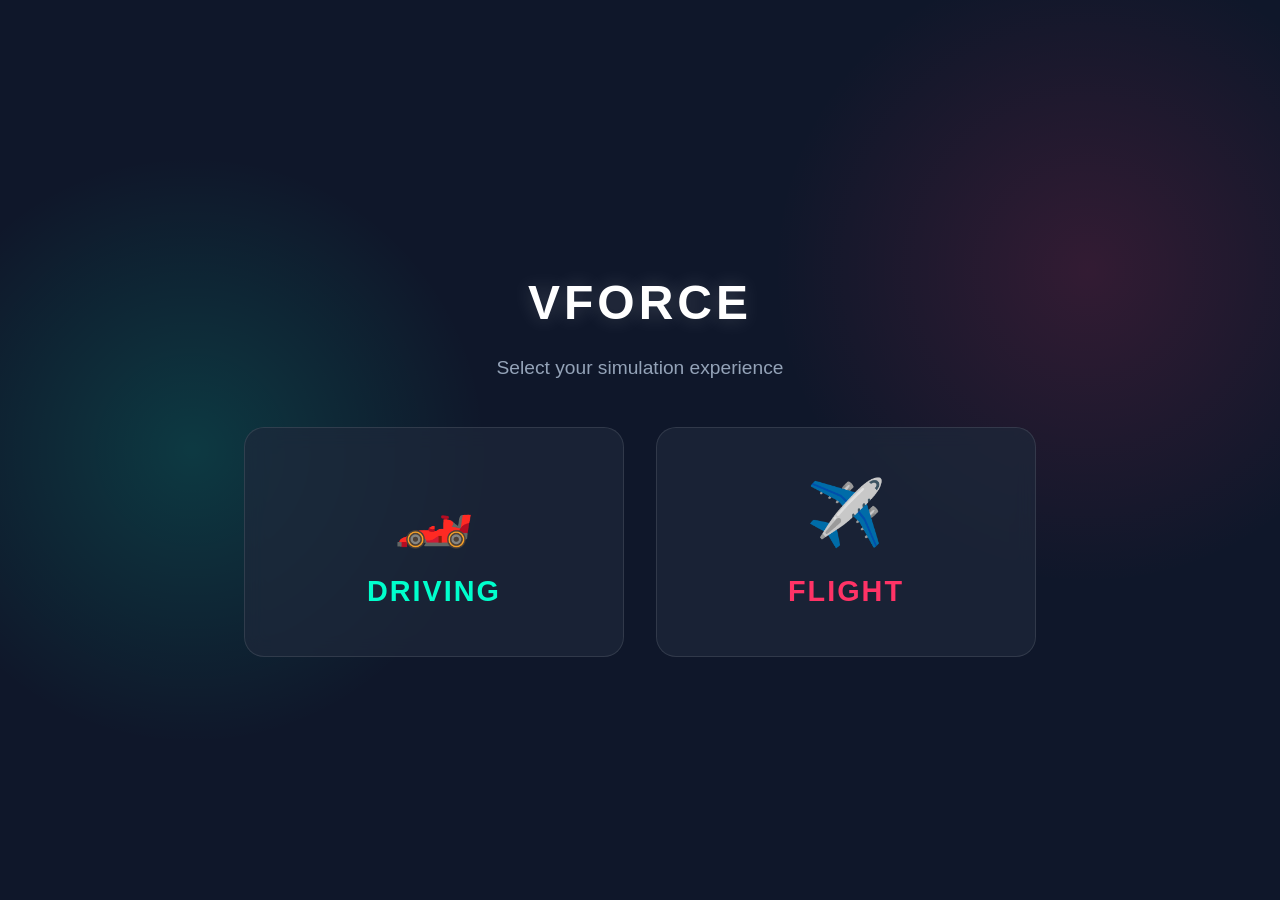
<file: static/index.html>
<!DOCTYPE html>
<html lang="en">
<head>
  <meta charset="UTF-8">
  <title>VForce Simulator Mode</title>
  <style>
    :root {
      --bg: #0f172a;
      --glass-bg: rgba(30, 41, 59, 0.7);
      --glass-border: rgba(255, 255, 255, 0.1);
      --primary: #00ffcc;
      --primary-hover: #00e6b8;
      --flight: #ff3366;
      --flight-hover: #e62e5c;
    }
    
    body {
      margin: 0;
      padding: 0;
      background: var(--bg);
      color: #fff;
      font-family: 'Segoe UI', Tahoma, Geneva, Verdana, sans-serif;
      display: flex;
      flex-direction: column;
      align-items: center;
      justify-content: center;
      min-height: 100vh;
      background-image: 
        radial-gradient(circle at 15% 50%, rgba(0, 255, 204, 0.15), transparent 25%),
        radial-gradient(circle at 85% 30%, rgba(255, 51, 102, 0.15), transparent 25%);
    }

    h1 {
      font-size: 3rem;
      margin-bottom: 0.5rem;
      text-transform: uppercase;
      letter-spacing: 4px;
      text-shadow: 0 0 20px rgba(255,255,255,0.2);
    }
    
    p {
      color: #94a3b8;
      margin-bottom: 3rem;
      font-size: 1.2rem;
    }

    .card-container {
      display: flex;
      gap: 2rem;
      flex-wrap: wrap;
      justify-content: center;
    }

    .mode-card {
      background: var(--glass-bg);
      border: 1px solid var(--glass-border);
      border-radius: 20px;
      padding: 3rem 4rem;
      text-align: center;
      cursor: pointer;
      backdrop-filter: blur(10px);
      transition: all 0.3s ease;
      text-decoration: none;
      color: white;
      display: flex;
      flex-direction: column;
      align-items: center;
      min-width: 250px;
    }

    .mode-card:hover {
      transform: translateY(-5px);
    }

    .mode-card.driving:hover {
      border-color: var(--primary);
      box-shadow: 0 10px 30px rgba(0, 255, 204, 0.2);
    }

    .mode-card.flight:hover {
      border-color: var(--flight);
      box-shadow: 0 10px 30px rgba(255, 51, 102, 0.2);
    }

    .icon {
      font-size: 4rem;
      margin-bottom: 1.5rem;
    }

    .mode-title {
      font-size: 1.8rem;
      font-weight: bold;
      margin: 0;
      text-transform: uppercase;
      letter-spacing: 2px;
    }
    
    .driving .mode-title { color: var(--primary); }
    .flight .mode-title { color: var(--flight); }

  </style>
</head>
<body>

  <h1>VForce</h1>
  <p>Select your simulation experience</p>

  <div class="card-container">
    <a href="/Driving" class="mode-card driving">
      <div class="icon">🏎️</div>
      <h2 class="mode-title">Driving</h2>
    </a>
    <a href="/Flight" class="mode-card flight">
      <div class="icon">✈️</div>
      <h2 class="mode-title">Flight</h2>
    </a>
  </div>

</body>
</html>
</file>
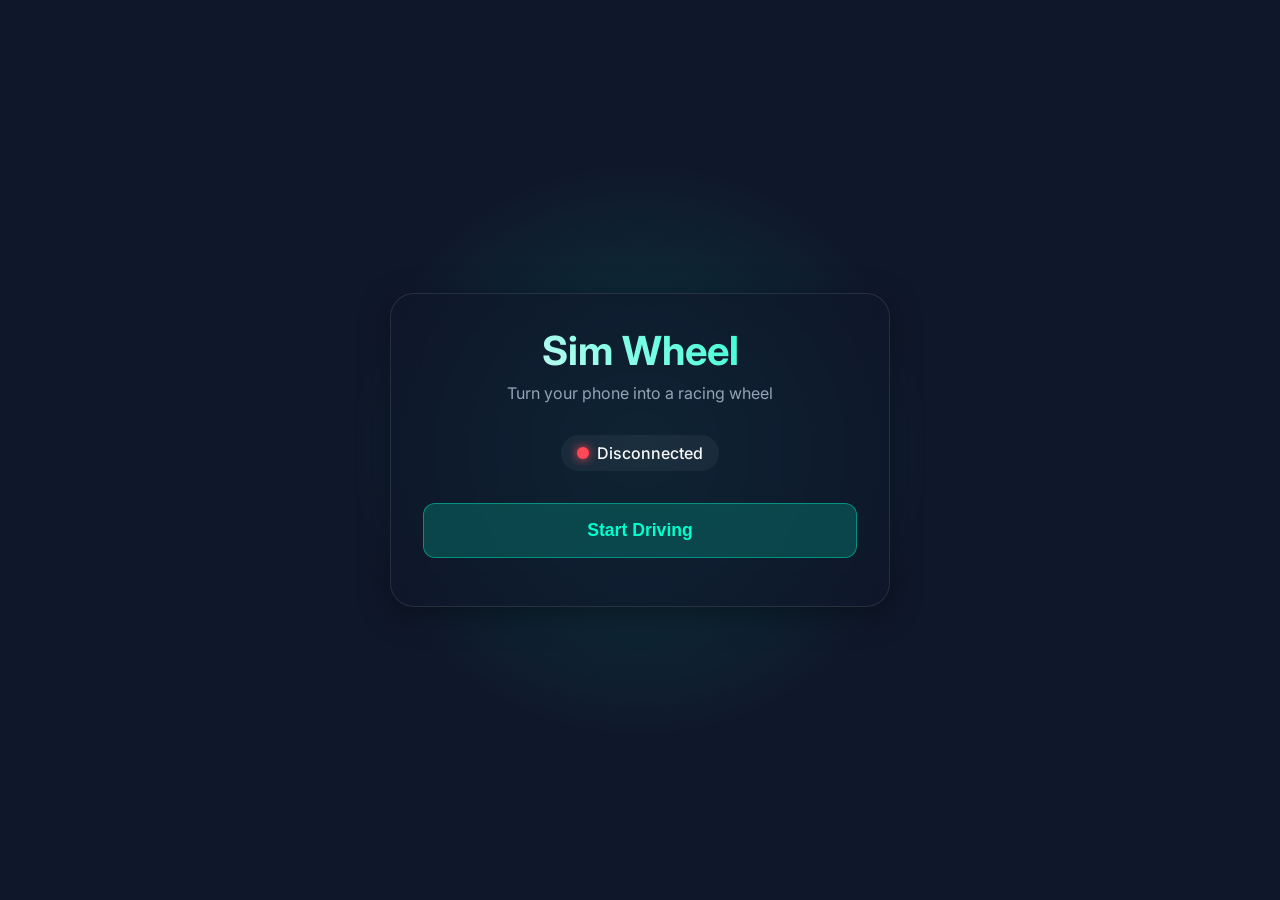
<file: static/mobile.html>
<!DOCTYPE html>
<html lang="en">
<head>
  <meta charset="UTF-8">
  <meta name="viewport" content="width=device-width, initial-scale=1.0, maximum-scale=1.0, user-scalable=no">
  <title>Virtual Sim Wheel</title>
  <link href="https://fonts.googleapis.com/css2?family=Inter:wght@400;600;800&display=swap" rel="stylesheet">
  <link rel="stylesheet" href="/static/style.css?v=7">
</head>
<body>

  <!-- Setup Screen -->
  <div id="setup-screen" class="screen active">
    <div class="bg-glow"></div>
    <div class="setup-container glass-panel">
      <h1>Sim Wheel</h1>
      <p class="subtitle">Turn your phone into a racing wheel</p>

      <div class="status-indicator">
        <div id="status-dot" class="status-dot"></div>
        <span id="status-text">Disconnected</span>
      </div>

      <button id="btn-start" class="btn primary">Start Driving</button>
    </div>
  </div>



  <!-- Driving Screen -->
  <div id="driving-screen" class="screen">
    <button id="btn-recenter" class="recenter-btn">⟳ Recenter</button>
    <button id="btn-tilt" class="tilt-btn">📱 Tilt</button>
    <button id="btn-exit" class="exit-btn">✕</button>
    
    <div class="hud">
      <div id="hud-steering" class="hud-steering">0°</div>
      <div id="hud-rotations" class="hud-rotations">0.00 rot</div>
    </div>

    <div id="drive-canvas" style="position: absolute; top: 0; left: 0; width: 100%; height: 100%;">
      <!-- Driving elements go here -->
    </div>
  </div>

  <script src="/static/app.js?v=10"></script>
</body>
</html>
</file>
<file: static/style.css>
:root {
  --primary: #00ffcc;
  --bg-dark: #0f172a;
  --bg-glass: rgba(15, 23, 42, 0.6);
  --glass-border: rgba(255, 255, 255, 0.1);
  --text-light: #f8fafc;
  --text-muted: #94a3b8;
  --danger: #ff4757;
  --success: #2ed573;
}

* {
  box-sizing: border-box;
  margin: 0;
  padding: 0;
  user-select: none; /* Prevent text selection while driving */
  -webkit-user-select: none;
}

body {
  font-family: 'Inter', system-ui, -apple-system, sans-serif;
  background-color: var(--bg-dark);
  color: var(--text-light);
  overflow: hidden; /* Prevent scrolling */
  touch-action: none; /* Prevent browser gestures */
  width: 100vw;
  height: 100vh;
  display: flex;
  justify-content: center;
  align-items: center;
}

/* Background effects */
.bg-glow {
  position: absolute;
  width: 600px;
  height: 600px;
  background: radial-gradient(circle, rgba(0, 255, 204, 0.15) 0%, rgba(0,0,0,0) 70%);
  top: 50%;
  left: 50%;
  transform: translate(-50%, -50%);
  z-index: -1;
}

/* Screens */
.screen {
  display: none;
  width: 100%;
  height: 100%;
  position: absolute;
  top: 0;
  left: 0;
}
.screen.active {
  display: flex;
  flex-direction: column;
}

/* Glassmorphism Panels */
.glass-panel {
  background: var(--bg-glass);
  backdrop-filter: blur(16px);
  -webkit-backdrop-filter: blur(16px);
  border: 1px solid var(--glass-border);
  border-radius: 24px;
  padding: 32px;
  box-shadow: 0 8px 32px 0 rgba(0, 0, 0, 0.37);
}

/* Setup Screen */
#setup-screen {
  justify-content: center;
  align-items: center;
}

.setup-container {
  text-align: center;
  max-width: 500px;
  width: 90%;
}

h1 {
  font-size: 2.5rem;
  margin-bottom: 8px;
  background: -webkit-linear-gradient(45deg, var(--text-light), var(--primary));
  -webkit-background-clip: text;
  -webkit-text-fill-color: transparent;
}

p.subtitle {
  color: var(--text-muted);
  margin-bottom: 32px;
}

.status-indicator {
  display: inline-flex;
  align-items: center;
  gap: 8px;
  padding: 8px 16px;
  border-radius: 20px;
  background: rgba(255,255,255,0.05);
  margin-bottom: 32px;
  font-weight: 500;
}

.status-dot {
  width: 12px;
  height: 12px;
  border-radius: 50%;
  background: var(--danger);
  box-shadow: 0 0 10px var(--danger);
  transition: all 0.3s ease;
}
.status-dot.connected {
  background: var(--success);
  box-shadow: 0 0 10px var(--success);
}

.btn {
  background: rgba(255, 255, 255, 0.1);
  border: 1px solid var(--glass-border);
  color: var(--text-light);
  padding: 16px 32px;
  font-size: 1.1rem;
  font-weight: 600;
  border-radius: 12px;
  cursor: pointer;
  transition: all 0.2s ease;
  width: 100%;
  margin-bottom: 16px;
  backdrop-filter: blur(4px);
}
.btn:hover {
  background: rgba(255, 255, 255, 0.15);
  transform: translateY(-2px);
}
.btn:active {
  transform: translateY(0);
}
.btn.primary {
  background: rgba(0, 255, 204, 0.2);
  border-color: rgba(0, 255, 204, 0.4);
  color: var(--primary);
}
.btn.primary:hover {
  background: rgba(0, 255, 204, 0.3);
  box-shadow: 0 0 20px rgba(0, 255, 204, 0.3);
}

/* Editor Screen */
#editor-screen {
  background: #1e293b;
}

.editor-toolbar {
  position: absolute;
  top: 16px;
  left: 50%;
  transform: translateX(-50%);
  display: flex;
  gap: 16px;
  background: var(--bg-glass);
  padding: 12px 24px;
  border-radius: 30px;
  backdrop-filter: blur(10px);
  border: 1px solid var(--glass-border);
  z-index: 100;
}

.editor-toolbar select, .editor-toolbar button {
  background: rgba(255,255,255,0.1);
  border: 1px solid rgba(255,255,255,0.2);
  color: white;
  padding: 8px 16px;
  border-radius: 8px;
  font-family: inherit;
}

.editor-toolbar button:hover {
  background: rgba(255,255,255,0.2);
}

.editor-canvas {
  flex: 1;
  position: relative;
}

/* Draggable Items */
.control-item {
  position: absolute;
  border: 2px dashed rgba(255,255,255,0.5);
  border-radius: 16px;
  display: flex;
  justify-content: center;
  align-items: center;
  font-weight: bold;
  color: rgba(255,255,255,0.7);
  background: rgba(255,255,255,0.05);
  cursor: move;
  touch-action: none;
}
.control-item.selected {
  border-color: var(--primary);
  background: rgba(0,255,204,0.1);
}

.control-item .resize-handle {
  position: absolute;
  bottom: -6px;
  right: -6px;
  width: 16px;
  height: 16px;
  background: var(--primary);
  border-radius: 50%;
  cursor: nwse-resize;
  display: none;
}
.control-item.selected .resize-handle {
  display: block;
}

.delete-btn {
  position: absolute;
  top: -10px;
  right: -10px;
  width: 24px;
  height: 24px;
  background: var(--danger);
  border-radius: 50%;
  color: white;
  display: flex;
  justify-content: center;
  align-items: center;
  cursor: pointer;
  display: none;
  border: none;
  font-weight: bold;
}
.control-item.selected .delete-btn {
  display: flex;
}

/* Driving Screen */
#driving-screen {
  background: #000; /* Pure black for battery saving and immersion */
}

.drive-element {
  position: absolute;
  border-radius: 16px;
  display: flex;
  justify-content: center;
  align-items: center;
  font-weight: bold;
  font-size: 1.2rem;
  color: rgba(255,255,255,0.5);
  border: 1px solid rgba(255,255,255,0.1);
  background: rgba(255,255,255,0.05);
  backdrop-filter: blur(4px);
  touch-action: none; /* Crucial for multi-touch */
  overflow: hidden; /* For pedal fill */
}

.drive-element.button-A,
.drive-element.button-B,
.drive-element.button-X,
.drive-element.button-Y,
.drive-element.button-LB,
.drive-element.button-RB,
.drive-element.button-BACK,
.drive-element.button-START,
.drive-element.button-L3,
.drive-element.button-R3,
.drive-element.dpad-up,
.drive-element.dpad-down,
.drive-element.dpad-left,
.drive-element.dpad-right {
  display: flex;
  justify-content: center;
  align-items: center;
  background: var(--bg-glass);
  border: 2px solid var(--primary);
  border-radius: 50%;
  color: var(--primary);
  font-weight: bold;
  font-size: 1.2rem;
  text-shadow: 0 1px 3px rgba(0,0,0,0.8);
  box-shadow: var(--shadow-glass);
  backdrop-filter: blur(5px);
  -webkit-backdrop-filter: blur(5px);
}

/* Analogue Pedal Styling (Sliders) */
.drive-element[data-type^="pedal-"] {
  flex-direction: column;
  justify-content: flex-end;
  padding-bottom: 20px;
}

.pedal-track {
  position: absolute;
  top: 10%;
  bottom: 10%;
  left: 50%;
  transform: translateX(-50%);
  width: 6px;
  background: rgba(0,0,0,0.5);
  border-radius: 3px;
  z-index: 1;
}

.pedal-thumb {
  position: absolute;
  bottom: 0%;
  left: 50%;
  transform: translateX(-50%);
  width: 70%;
  height: 40%;
  background-image: url('/static/pedal_plate.png');
  background-size: contain;
  background-repeat: no-repeat;
  background-position: center bottom;
  z-index: 3;
}



.pedal-label {
  position: relative;
  z-index: 5;
  color: white;
  font-weight: bold;
  font-size: 1rem;
  letter-spacing: 2px;
  text-shadow: 0 2px 5px rgba(0,0,0,0.8), 0 0 10px rgba(0,0,0,0.5);
  pointer-events: none;
}

.pedal-gas .pedal-label { color: #2ed573; text-shadow: 0 0 8px rgba(46, 213, 115, 0.5), 0 2px 4px #000; }
.pedal-brake .pedal-label { color: #ff4757; text-shadow: 0 0 8px rgba(255, 71, 87, 0.5), 0 2px 4px #000; }
.pedal-clutch .pedal-label { color: #ffa502; text-shadow: 0 0 8px rgba(255, 165, 2, 0.5), 0 2px 4px #000; }

/* Steering Wheel Control */
.drive-element.steering-wheel {
  background: transparent;
  border: none;
  box-shadow: none;
}
.drive-element.steering-wheel.active {
  background: transparent;
  border: none;
  box-shadow: none;
}
.drive-element.steering-wheel.active svg {
  filter: drop-shadow(0 0 10px rgba(0, 255, 204, 0.8));
}
.drive-element.steering-wheel svg {
  width: 100%;
  height: 100%;
  pointer-events: none;
}

/* Active states for drive elements */
.drive-element.active {
  background: rgba(0, 255, 204, 0.3);
  border-color: var(--primary);
  color: white;
  box-shadow: 0 0 20px rgba(0, 255, 204, 0.2);
  transform: scale(0.98);
}

.drive-element.pedal-gas.active {
  background: rgba(46, 213, 115, 0.3);
  border-color: var(--success);
  box-shadow: 0 0 20px rgba(46, 213, 115, 0.2);
}

.drive-element.pedal-brake.active {
  background: rgba(255, 71, 87, 0.3);
  border-color: var(--danger);
  box-shadow: 0 0 20px rgba(255, 71, 87, 0.2);
}

.hud {
  position: absolute;
  top: 20px;
  left: 50%;
  transform: translateX(-50%);
  display: flex;
  flex-direction: column;
  align-items: center;
  pointer-events: none;
  z-index: 10;
}

.hud-steering {
  font-size: 2rem;
  font-weight: 800;
  color: var(--primary);
  text-shadow: 0 0 10px rgba(0,255,204,0.5);
}

.hud-rotations {
  font-size: 1rem;
  color: var(--text-muted);
}

.exit-btn {
  position: absolute;
  top: 20px;
  right: 20px;
  background: rgba(255,255,255,0.1);
  border: 1px solid rgba(255,255,255,0.2);
  color: white;
  width: 44px;
  height: 44px;
  border-radius: 50%;
  display: flex;
  justify-content: center;
  align-items: center;
  font-size: 1.2rem;
  cursor: pointer;
  z-index: 100;
  backdrop-filter: blur(4px);
}

.recenter-btn {
  position: absolute;
  top: 20px;
  left: 20px;
  background: rgba(255,255,255,0.1);
  border: 1px solid rgba(255,255,255,0.2);
  color: white;
  padding: 10px 16px;
  border-radius: 20px;
  font-weight: bold;
  cursor: pointer;
  z-index: 100;
  backdrop-filter: blur(4px);
}

.tilt-btn {
  position: absolute;
  top: 20px;
  left: 140px;
  background: rgba(255,255,255,0.1);
  border: 1px solid rgba(255,255,255,0.25);
  color: white;
  padding: 10px 20px;
  border-radius: 20px;
  font-weight: bold;
  font-size: 0.9rem;
  cursor: pointer;
  z-index: 100;
  backdrop-filter: blur(4px);
  transition: all 0.25s ease;
  letter-spacing: 0.5px;
}

.tilt-btn:active {
  transform: scale(0.95);
}

.tilt-btn.tilt-active {
  background: rgba(0, 255, 204, 0.25);
  border-color: var(--primary);
  color: var(--primary);
  box-shadow: 0 0 16px rgba(0, 255, 204, 0.4), inset 0 0 8px rgba(0, 255, 204, 0.1);
  animation: tilt-pulse 2s ease-in-out infinite;
}

@keyframes tilt-pulse {
  0%, 100% { box-shadow: 0 0 16px rgba(0, 255, 204, 0.4), inset 0 0 8px rgba(0, 255, 204, 0.1); }
  50% { box-shadow: 0 0 28px rgba(0, 255, 204, 0.7), inset 0 0 12px rgba(0, 255, 204, 0.2); }
}
</file>
